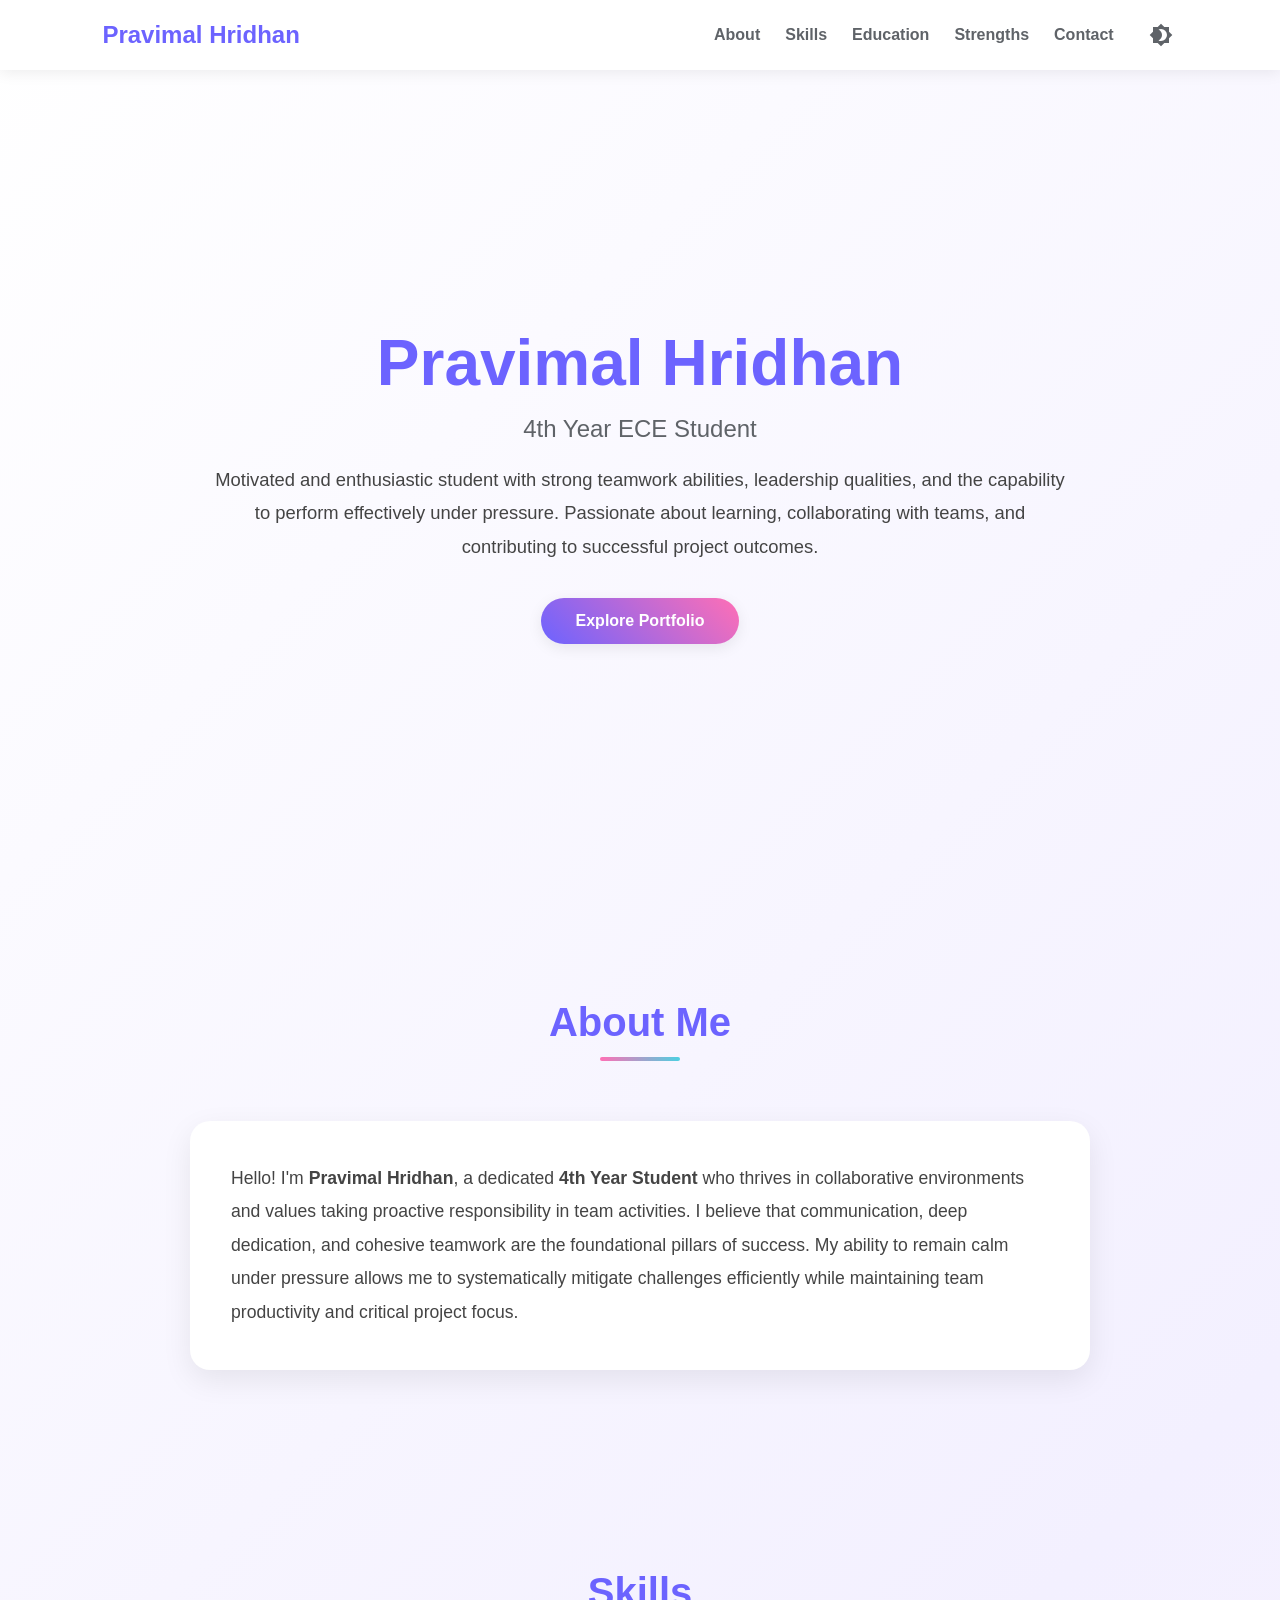
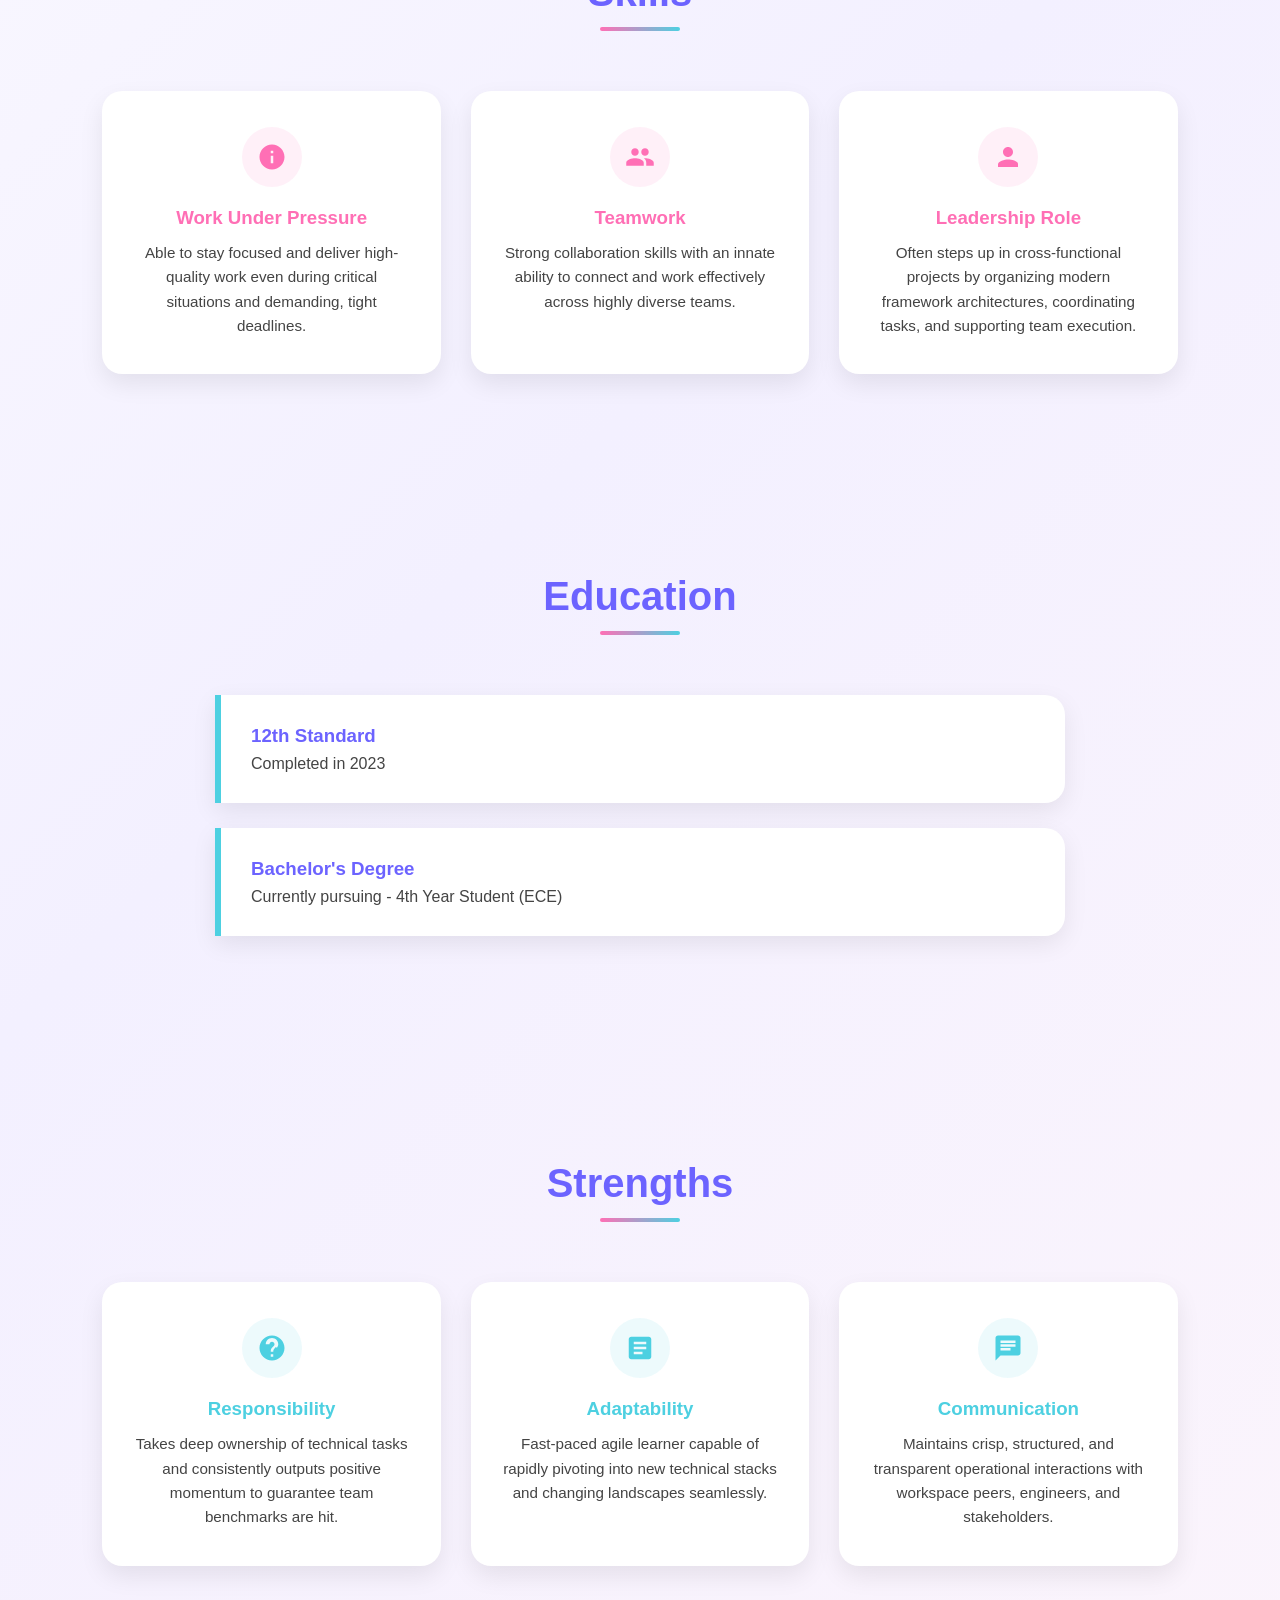
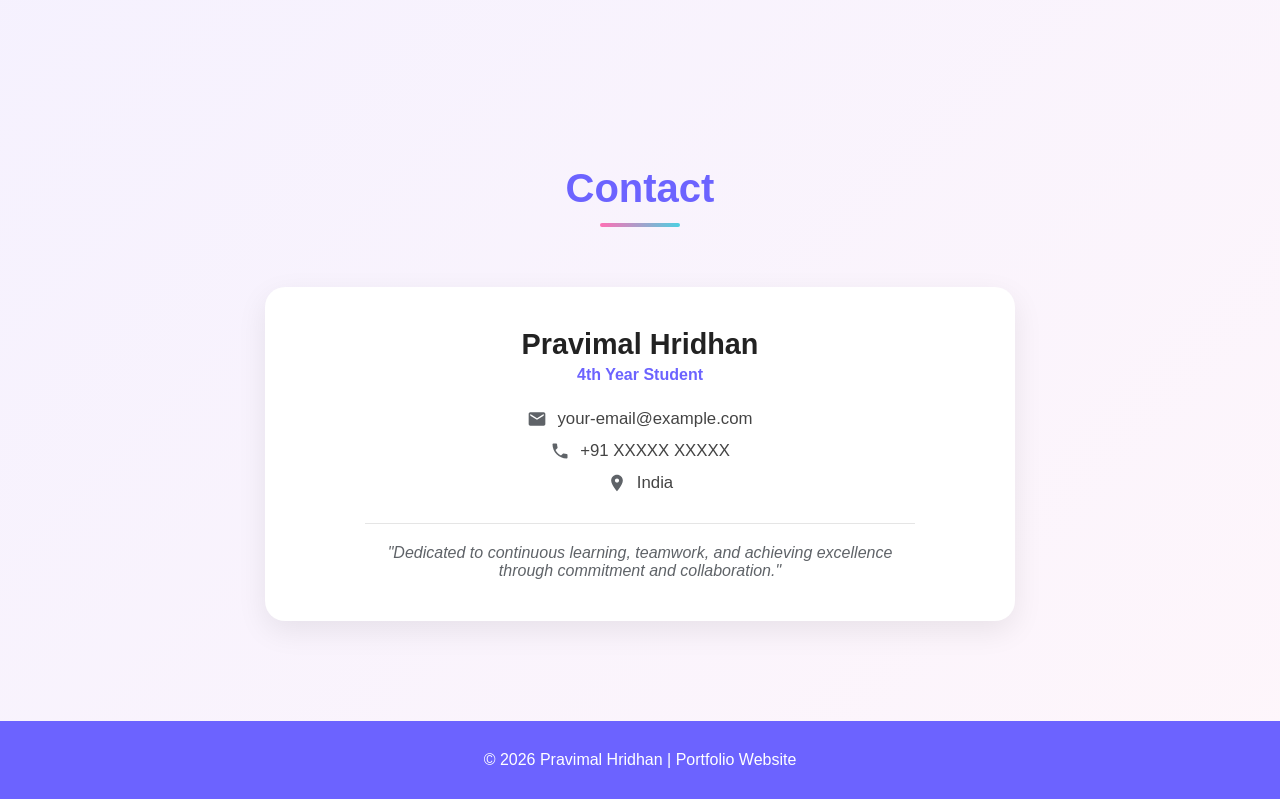
<file: index.html>
<!DOCTYPE html>
<html lang="en">
<head>
    <meta charset="UTF-8">
    <meta name="viewport" content="width=device-width, initial-scale=1.0">
    <title>Pravimal Hridhan | Portfolio</title>

    <style>
        :root {
            --violet: #6C63FF;
            --pink: #FF6FB5;
            --cyan: #4DD0E1;
            --gray: #5F6368;
            --light: #F8F9FA;
            --dark: #121212;
            --bg-gradient: linear-gradient(135deg, #ffffff, #f3f0ff, #fef6fb);
            --card-bg: #ffffff;
            --text-main: #222222;
            --text-sub: #444444;
            --nav-bg: rgba(255, 255, 255, 0.95);
            --shadow: rgba(0, 0, 0, 0.08);
        }

        [data-theme="dark"] {
            --bg-gradient: linear-gradient(135deg, #121212, #1a1528, #1c1017);
            --card-bg: #1e1e1e;
            --text-main: #f8f9fa;
            --text-sub: #b3b3b3;
            --nav-bg: rgba(18, 18, 18, 0.95);
            --gray: #a0a0a0;
            --shadow: rgba(0, 0, 0, 0.4);
        }

        * {
            margin: 0;
            padding: 0;
            box-sizing: border-box;
            font-family: 'Segoe UI', Tahoma, Geneva, Verdana, sans-serif;
            transition: background 0.3s ease, color 0.3s ease;
        }

        html {
            scroll-behavior: smooth;
        }

        body {
            background: var(--bg-gradient);
            color: var(--text-main);
            overflow-x: hidden;
        }

        /* Navigation */
        nav {
            position: fixed;
            top: 0;
            width: 100%;
            background: var(--nav-bg);
            backdrop-filter: blur(10px);
            display: flex;
            justify-content: space-between;
            align-items: center;
            padding: 18px 8%;
            box-shadow: 0 2px 15px var(--shadow);
            z-index: 1000;
        }

        .logo {
            font-size: 1.5rem;
            font-weight: bold;
            color: var(--violet);
        }

        .nav-right {
            display: flex;
            align-items: center;
            gap: 30px;
        }

        nav ul {
            display: flex;
            list-style: none;
            gap: 25px;
        }

        nav a {
            text-decoration: none;
            color: var(--gray);
            font-weight: 600;
            transition: .3s;
        }

        nav a:hover {
            color: var(--violet);
        }

        /* Theme Switcher Button */
        .theme-toggle {
            background: none;
            border: none;
            cursor: pointer;
            padding: 5px;
            display: flex;
            align-items: center;
            justify-content: center;
        }

        .theme-toggle svg {
            width: 24px;
            height: 24px;
            fill: var(--gray);
            transition: fill 0.3s;
        }

        .theme-toggle:hover svg {
            fill: var(--violet);
        }

        /* Hero Section */
        .hero {
            min-height: 100vh;
            display: flex;
            align-items: center;
            justify-content: center;
            text-align: center;
            padding: 120px 20px 50px;
        }

        .hero-content {
            max-width: 850px;
        }

        .hero h1 {
            font-size: 4rem;
            color: var(--violet);
            margin-bottom: 15px;
            animation: fadeInDown 1s ease;
        }

        .hero h2 {
            color: var(--gray);
            margin-bottom: 20px;
            font-weight: 500;
        }

        .hero p {
            font-size: 1.15rem;
            line-height: 1.8;
            color: var(--text-sub);
        }

        .btn {
            display: inline-block;
            margin-top: 35px;
            padding: 14px 35px;
            border-radius: 30px;
            background: linear-gradient(45deg, var(--violet), var(--pink));
            color: white;
            text-decoration: none;
            font-weight: bold;
            box-shadow: 0 4px 15px var(--shadow);
            transition: .3s cubic-bezier(0.175, 0.885, 0.32, 1.275);
        }

        .btn:hover {
            transform: translateY(-4px);
            box-shadow: 0 10px 25px rgba(108, 99, 255, .4);
        }

        /* Sections General */
        section {
            padding: 100px 8%;
        }

        .section-title {
            text-align: center;
            margin-bottom: 60px;
            font-size: 2.5rem;
            color: var(--violet);
            position: relative;
        }

        .section-title::after {
            content: '';
            width: 80px;
            height: 4px;
            background: linear-gradient(to right, var(--pink), var(--cyan));
            display: block;
            margin: 12px auto 0;
            border-radius: 20px;
        }

        /* Card Stylings */
        .card-style {
            background: var(--card-bg);
            padding: 40px;
            border-radius: 20px;
            box-shadow: 0 10px 30px var(--shadow);
            border: 1px solid rgba(255, 255, 255, 0.05);
        }

        /* About */
        .about-card {
            max-width: 900px;
            margin: 0 auto;
            line-height: 1.9;
            font-size: 1.1rem;
            color: var(--text-sub);
        }

        /* Grid Frameworks */
        .grid-layout {
            display: grid;
            grid-template-columns: repeat(auto-fit, minmax(280px, 1fr));
            gap: 30px;
        }

        .feature-card {
            background: var(--card-bg);
            padding: 35px 30px;
            border-radius: 20px;
            text-align: center;
            box-shadow: 0 10px 25px var(--shadow);
            border: 1px solid rgba(255, 255, 255, 0.05);
            transition: transform 0.3s, box-shadow 0.3s;
        }

        .feature-card:hover {
            transform: translateY(-8px);
            box-shadow: 0 15px 35px var(--shadow);
        }

        .card-icon {
            width: 60px;
            height: 60px;
            margin: 0 auto 20px;
            display: flex;
            align-items: center;
            justify-content: center;
            border-radius: 50px;
        }

        /* Skills Custom Colors */
        .skills-grid .feature-card h3 { color: var(--pink); margin-bottom: 12px; }
        .skills-grid .card-icon { background: rgba(255, 111, 181, 0.1); fill: var(--pink); }

        /* Strengths Custom Colors */
        .strengths .feature-card h3 { color: var(--cyan); margin-bottom: 12px; }
        .strengths .card-icon { background: rgba(77, 208, 225, 0.1); fill: var(--cyan); }

        .feature-card p {
            color: var(--text-sub);
            line-height: 1.6;
            font-size: 0.95rem;
        }

        /* Education Timeline */
        .timeline {
            max-width: 850px;
            margin: auto;
            position: relative;
        }

        .timeline-item {
            background: var(--card-bg);
            padding: 30px;
            border-left: 6px solid var(--cyan);
            margin-bottom: 25px;
            border-radius: 0 20px 20px 0;
            box-shadow: 0 8px 25px var(--shadow);
        }

        .timeline-item h3 {
            color: var(--violet);
            margin-bottom: 8px;
        }

        .timeline-item p {
            color: var(--text-sub);
            font-weight: 500;
        }

        /* Contact Section */
        .contact-card {
            max-width: 750px;
            margin: auto;
            text-align: center;
        }

        .contact-card h3 {
            font-size: 1.8rem;
            margin-bottom: 5px;
        }

        .contact-subtitle {
            color: var(--violet);
            font-weight: 600;
            margin-bottom: 25px;
        }

        .contact-details {
            display: flex;
            flex-direction: column;
            gap: 12px;
            align-items: center;
            margin-bottom: 30px;
        }

        .contact-item {
            display: flex;
            align-items: center;
            gap: 10px;
            color: var(--text-sub);
            font-size: 1.05rem;
        }

        .contact-item svg {
            width: 20px;
            height: 20px;
            fill: var(--gray);
        }

        .quote {
            font-style: italic;
            color: var(--gray);
            border-top: 1px solid rgba(0,0,0,0.1);
            padding-top: 20px;
            max-width: 550px;
            margin: 0 auto;
        }

        /* Footer */
        footer {
            text-align: center;
            padding: 30px;
            background: var(--violet);
            color: white;
            font-weight: 500;
        }

        /* Scroll Animations */
        .hidden {
            opacity: 0;
            transform: translateY(50px);
            transition: all .8s cubic-bezier(0.25, 0.46, 0.45, 0.94);
        }

        .show {
            opacity: 1;
            transform: translateY(0);
        }

        @keyframes fadeInDown {
            from {
                opacity: 0;
                transform: translateY(-30px);
            }
            to {
                opacity: 1;
                transform: translateY(0);
            }
        }

        /* Responsive Design */
        @media(max-width:768px){
            .hero h1 {
                font-size: 2.8rem;
            }
            nav {
                flex-direction: column;
                gap: 15px;
                padding: 15px;
            }
            .nav-right {
                flex-direction: column;
                gap: 15px;
            }
            nav ul {
                gap: 15px;
                flex-wrap: wrap;
                justify-content: center;
            }
            section {
                padding: 80px 5%;
            }
        }
    </style>
</head>

<body>

<nav>
    <div class="logo">Pravimal Hridhan</div>
    <div class="nav-right">
        <ul>
            <li><a href="#about">About</a></li>
            <li><a href="#skills">Skills</a></li>
            <li><a href="#education">Education</a></li>
            <li><a href="#strengths">Strengths</a></li>
            <li><a href="#contact">Contact</a></li>
        </ul>
        <button class="theme-toggle" id="themeToggle" aria-label="Toggle Theme">
            <svg viewBox="0 0 24 24">
                <path d="M12,18C11.11,18 10.26,17.8 9.5,17.45C11.56,16.5 13,14.42 13,12C13,9.58 11.56,7.5 9.5,6.55C10.26,6.2 11.11,6 12,6A6,6 0 0,1 18,12A6,6 0 0,1 12,18M20,8.69V4H15.31L12,0.69L8.69,4H4V8.69L0.69,12L4,15.31V20H8.69L12,23.31L15.31,20H20V15.31L23.31,12L20,8.69Z"/>
            </svg>
        </button>
    </div>
</nav>

<section class="hero">
    <div class="hero-content">
        <h1>Pravimal Hridhan</h1>
        <h2>4th Year ECE Student</h2>
        <p>
            Motivated and enthusiastic student with strong teamwork abilities, 
            leadership qualities, and the capability to perform effectively under pressure. 
            Passionate about learning, collaborating with teams, and contributing to 
            successful project outcomes.
        </p>
        <a href="#about" class="btn">Explore Portfolio</a>
    </div>
</section>

<section id="about" class="hidden">
    <h2 class="section-title">About Me</h2>
    <div class="about-card card-style">
        <p>
            Hello! I'm <strong>Pravimal Hridhan</strong>, a dedicated 
            <strong>4th Year Student</strong> who thrives in collaborative 
            environments and values taking proactive responsibility in team activities. 
            I believe that communication, deep dedication, and cohesive teamwork are the foundational pillars of success. 
            My ability to remain calm under pressure allows me to systematically mitigate challenges 
            efficiently while maintaining team productivity and critical project focus.
        </p>
    </div>
</section>

<section id="skills" class="hidden">
    <h2 class="section-title">Skills</h2>
    <div class="skills-grid grid-layout">
        <div class="feature-card">
            <div class="card-icon">
                <svg viewBox="0 0 24 24" width="30" height="30"><path d="M12 2C6.48 2 2 6.48 2 12s4.48 10 10 10 10-4.48 10-10S17.52 2 12 2zm1 15h-2v-6h2v6zm0-8h-2V7h2v2z"/></svg>
            </div>
            <h3>Work Under Pressure</h3>
            <p>Able to stay focused and deliver high-quality work even during critical situations and demanding, tight deadlines.</p>
        </div>

        <div class="feature-card">
            <div class="card-icon">
                <svg viewBox="0 0 24 24" width="30" height="30"><path d="M16 11c1.66 0 2.99-1.34 2.99-3S17.66 5 16 5c-1.66 0-3 1.34-3 3s1.34 3 3 3zm-8 0c1.66 0 2.99-1.34 2.99-3S9.66 5 8 5C6.34 5 5 6.34 5 8s1.34 3 3 3zm0 2c-2.33 0-7 1.17-7 3.5V19h14v-2.5c0-2.33-4.67-3.5-7-3.5zm8 0c-.29 0-.62.02-.97.05 1.16.84 1.97 1.97 1.97 3.45V19h6v-2.5c0-2.33-4.67-3.5-7-3.5z"/></svg>
            </div>
            <h3>Teamwork</h3>
            <p>Strong collaboration skills with an innate ability to connect and work effectively across highly diverse teams.</p>
        </div>

        <div class="feature-card">
            <div class="card-icon">
                <svg viewBox="0 0 24 24" width="30" height="30"><path d="M12 12c2.21 0 4-1.79 4-4s-1.79-4-4-4-4 1.79-4 4 1.79 4 4 4zm0 2c-2.67 0-8 1.34-8 4v2h16v-2.33c0-2.66-5.33-3.67-8-3.67z"/></svg>
            </div>
            <h3>Leadership Role</h3>
            <p>Often steps up in cross-functional projects by organizing modern framework architectures, coordinating tasks, and supporting team execution.</p>
        </div>
    </div>
</section>

<section id="education" class="hidden">
    <h2 class="section-title">Education</h2>
    <div class="timeline">
        <div class="timeline-item">
            <h3>12th Standard</h3>
            <p>Completed in 2023</p>
        </div>
        <div class="timeline-item">
            <h3>Bachelor's Degree</h3>
            <p>Currently pursuing - 4th Year Student (ECE)</p>
        </div>
    </div>
</section>

<section id="strengths" class="hidden">
    <h2 class="section-title">Strengths</h2>
    <div class="strengths grid-layout">
        <div class="feature-card">
            <div class="card-icon">
                <svg viewBox="0 0 24 24" width="30" height="30"><path d="M12 2C6.48 2 2 6.48 2 12s4.48 10 10 10 10-4.48 10-10S17.52 2 12 2zm1 17h-2v-2h2v2zm2.07-7.75l-.9.92C13.45 12.9 13 13.5 13 15h-2v-.5c0-1.1.45-2.1 1.17-2.83l1.24-1.26c.37-.36.59-.86.59-1.41 0-1.1-.9-2-2-2s-2 .9-2 2H7c0-2.76 2.24-5 5-5s5 2.24 5 5c0 1.04-.42 1.99-1.07 2.75z"/></svg>
            </div>
            <h3>Responsibility</h3>
            <p>Takes deep ownership of technical tasks and consistently outputs positive momentum to guarantee team benchmarks are hit.</p>
        </div>

        <div class="feature-card">
            <div class="card-icon">
                <svg viewBox="0 0 24 24" width="30" height="30"><path d="M19 3H5c-1.1 0-2 .9-2 2v14c0 1.1.9 2 2 2h14c1.1 0 2-.9 2-2V5c0-1.1-.9-2-2-2zm-5 14H7v-2h7v2zm3-4H7v-2h10v2zm0-4H7V7h10v2z"/></svg>
            </div>
            <h3>Adaptability</h3>
            <p>Fast-paced agile learner capable of rapidly pivoting into new technical stacks and changing landscapes seamlessly.</p>
        </div>

        <div class="feature-card">
            <div class="card-icon">
                <svg viewBox="0 0 24 24" width="30" height="30"><path d="M20 2H4c-1.1 0-1.99.9-1.99 2L2 22l4-4h14c1.1 0 2-.9 2-2V4c0-1.1-.9-2-2-2zM6 9h12v2H6V9zm8 5H6v-2h8v2zm4-6H6V6h12v2z"/></svg>
            </div>
            <h3>Communication</h3>
            <p>Maintains crisp, structured, and transparent operational interactions with workspace peers, engineers, and stakeholders.</p>
        </div>
    </div>
</section>

<section id="contact" class="hidden">
    <h2 class="section-title">Contact</h2>
    <div class="contact-card card-style">
        <h3>Pravimal Hridhan</h3>
        <p class="contact-subtitle">4th Year Student</p>
        
        <div class="contact-details">
            <div class="contact-item">
                <svg viewBox="0 0 24 24"><path d="M20 4H4c-1.1 0-1.99.9-1.99 2L2 18c0 1.1.9 2 2 2h16c1.1 0 2-.9 2-2V6c0-1.1-.9-2-2-2zm0 4l-8 5-8-5V6l8 5 8-5v2z"/></svg>
                <span>your-email@example.com</span>
            </div>
            <div class="contact-item">
                <svg viewBox="0 0 24 24"><path d="M6.62 10.79c1.44 2.83 3.76 5.14 6.59 6.59l2.2-2.2c.27-.27.67-.36 1.02-.24 1.12.37 2.33.57 3.57.57.55 0 1 .45 1 1V20c0 .55-.45 1-1 1-9.39 0-17-7.61-17-17 0-.55.45-1 1-1h3.5c.55 0 1 .45 1 1 0 1.25.2 2.45.57 3.57.11.35.03.74-.25 1.02l-2.2 2.2z"/></svg>
                <span>+91 XXXXX XXXXX</span>
            </div>
            <div class="contact-item">
                <svg viewBox="0 0 24 24"><path d="M12 2C8.13 2 5 5.13 5 9c0 5.25 7 13 7 13s7-7.75 7-13c0-3.87-3.13-7-7-7zm0 9.5c-1.38 0-2.5-1.12-2.5-2.5s1.12-2.5 2.5-2.5 2.5 1.12 2.5 2.5-1.12 2.5-2.5 2.5z"/></svg>
                <span>India</span>
            </div>
        </div>

        <p class="quote">
            "Dedicated to continuous learning, teamwork, and achieving excellence through commitment and collaboration."
        </p>
    </div>
</section>

<footer>
    &copy; 2026 Pravimal Hridhan | Portfolio Website
</footer>

<script>
    // Intersection Observer Animation 
    const observerOptions = {
        root: null,
        threshold: 0.15
    };

    const observer = new IntersectionObserver((entries) => {
        entries.forEach(entry => {
            if(entry.isIntersecting){
                entry.target.classList.add("show");
            }
        });
    }, observerOptions);

    document.querySelectorAll(".hidden").forEach(el => {
        observer.observe(el);
    });

    // Dark/Light Theme Switching Logic
    const themeToggleBtn = document.getElementById('themeToggle');
    
    // Check local storage preference
    const currentTheme = localStorage.getItem('theme') ? localStorage.getItem('theme') : null;
    if (currentTheme) {
        document.documentElement.setAttribute('data-theme', currentTheme);
    }

    themeToggleBtn.addEventListener('click', () => {
        let theme = document.documentElement.getAttribute('data-theme');
        if (theme === 'dark') {
            document.documentElement.setAttribute('data-theme', 'light');
            localStorage.setItem('theme', 'light');
        } else {
            document.documentElement.setAttribute('data-theme', 'dark');
            localStorage.setItem('theme', 'dark');
        }
    });
</script>

</body>
</html>
</file>
